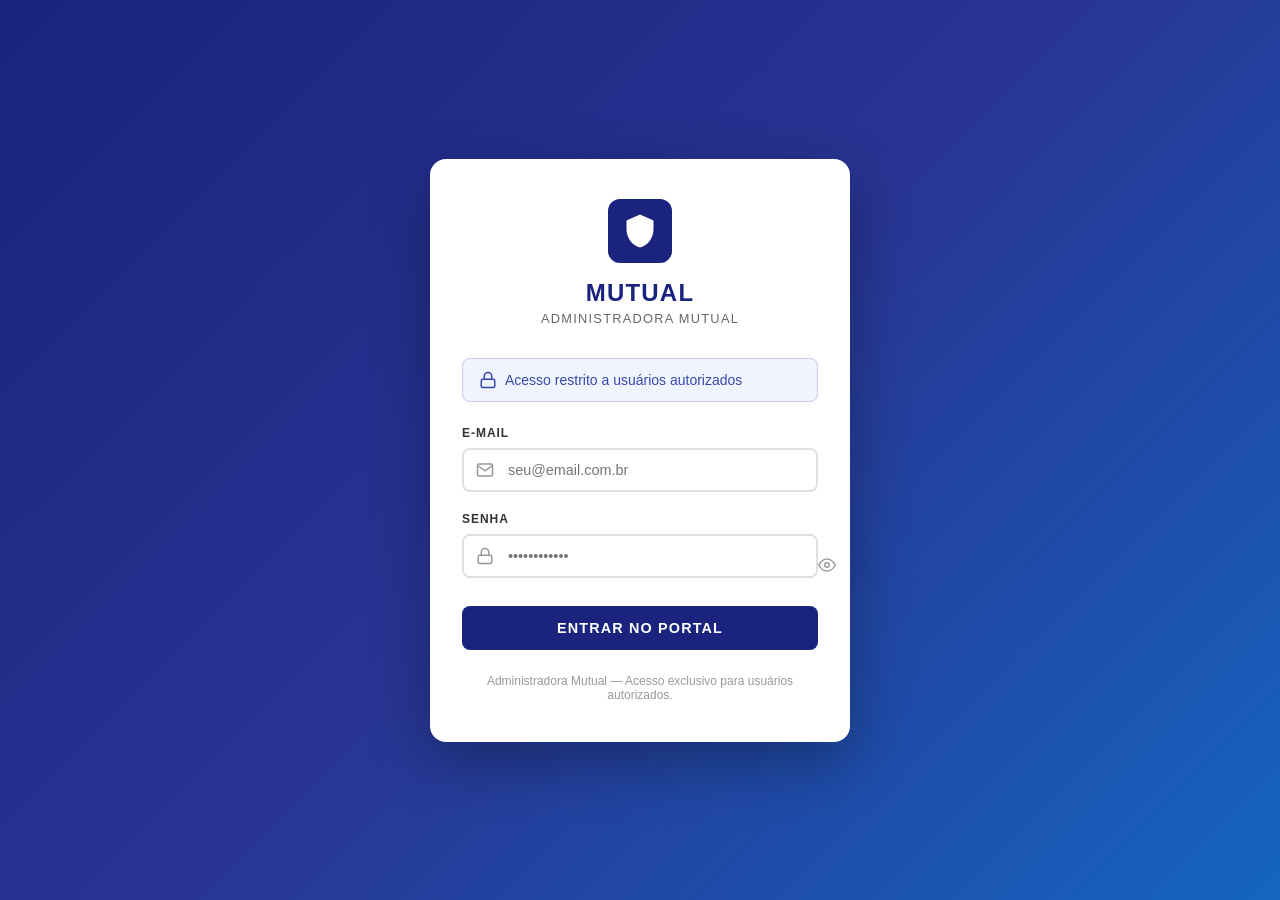
<file: index.html>
<!doctype html>
<html lang="pt-BR">
  <head>
    <script>
    /* Bloqueia o badge "Made with Manus" — versão segura */
    (function() {
        var MANUS_SELECTORS = [
            '[data-manus]',
            '[id*="manus-badge"]',
            '[id*="manus-widget"]',
            '[class*="manus-badge"]',
            '[class*="manus-widget"]',
            '[class*="manus-branding"]',
            'a[href*="manus.im"]'
        ];
        function removeManusBadge() {
            MANUS_SELECTORS.forEach(function(selector) {
                try {
                    document.querySelectorAll(selector).forEach(function(el) {
                        var tag = el.tagName ? el.tagName.toLowerCase() : '';
                        if (['style','script','link','head','body','html','meta'].indexOf(tag) === -1) {
                            el.remove();
                        }
                    });
                } catch(e) {}
            });
        }
        if (window.MutationObserver) {
            new MutationObserver(function(m) {
                m.forEach(function(x) { if (x.addedNodes.length) removeManusBadge(); });
            }).observe(document.documentElement, { childList: true, subtree: true });
        }
        if (document.readyState === 'loading') {
            document.addEventListener('DOMContentLoaded', removeManusBadge);
        } else { removeManusBadge(); }
        window.addEventListener('load', function() {
            setTimeout(removeManusBadge, 500);
            setTimeout(removeManusBadge, 2000);
        });
    })();
    </script>

    <meta charset="UTF-8" />
    <link rel="icon" type="image/svg+xml" href="/favicon.svg" />
    <link rel="icon" type="image/x-icon" href="/favicon.ico" />
    <link rel="apple-touch-icon" sizes="180x180" href="/favicon-180.png" />
    <link rel="icon" type="image/png" sizes="32x32" href="/favicon-32.png" />
    <link rel="icon" type="image/png" sizes="16x16" href="/favicon-16.png" />
    <link rel="manifest" href="/site.webmanifest" />
    <link rel="alternate" type="application/rss+xml" title="Notícias - Administradora Mutual" href="/rss.xml" />
    <meta name="viewport" content="width=device-width, initial-scale=1.0" />
    <meta name="description" content="Central de notícias sobre mercado de seguros, proteção patrimonial mutualista, Lei 15.040/24, LC 213/25 e regulamentações da SUSEP e CNSP" />
    <title>Notícias - Administradora Mutual | Mercado de Seguros e Proteção Patrimonial</title>
    <script type="module" crossorigin src="/assets/index-CK5CmhTe.js"></script>
    <link rel="stylesheet" crossorigin href="/assets/index-1hVr00D6.css">
  </head>
  <body>
    <div id="root"></div>

    <!-- Botões flutuantes -->
    <div id="float-btns" style="
      position: fixed;
      bottom: 24px;
      right: 24px;
      z-index: 9999;
      display: flex;
      flex-direction: column;
      align-items: flex-end;
      gap: 12px;
    ">
      <a href="/fontes.html" title="Veja nossas Fontes de Notícias" style="
        display: flex;
        align-items: center;
        gap: 8px;
        background: linear-gradient(135deg, #1B5E20, #2E7D32);
        color: #ffffff;
        padding: 12px 20px;
        border-radius: 50px;
        text-decoration: none;
        font-family: -apple-system, BlinkMacSystemFont, 'Segoe UI', Roboto, sans-serif;
        font-size: 14px;
        font-weight: 600;
        box-shadow: 0 4px 12px rgba(27, 94, 32, 0.4);
        transition: all 0.3s ease;
      " onmouseover="this.style.transform='scale(1.05)'; this.style.boxShadow='0 6px 20px rgba(27, 94, 32, 0.5)'"
         onmouseout="this.style.transform='scale(1)'; this.style.boxShadow='0 4px 12px rgba(27, 94, 32, 0.4)'">
        <svg xmlns="http://www.w3.org/2000/svg" width="18" height="18" viewBox="0 0 24 24" fill="none" stroke="white" stroke-width="2">
          <path d="M2 3h6a4 4 0 0 1 4 4v14a3 3 0 0 0-3-3H2z"/>
          <path d="M22 3h-6a4 4 0 0 0-4 4v14a3 3 0 0 1 3-3h7z"/>
        </svg>
        <span>Fontes (25)</span>
      </a>
      <a href="/feed.html" title="Veja nosso Feed de Notícias" style="
        display: flex;
        align-items: center;
        gap: 8px;
        background: linear-gradient(135deg, #0D47A1, #1565C3);
        color: #ffffff;
        padding: 12px 20px;
        border-radius: 50px;
        text-decoration: none;
        font-family: -apple-system, BlinkMacSystemFont, 'Segoe UI', Roboto, sans-serif;
        font-size: 14px;
        font-weight: 600;
        box-shadow: 0 4px 12px rgba(13, 71, 161, 0.4);
        transition: all 0.3s ease;
      " onmouseover="this.style.transform='scale(1.05)'; this.style.boxShadow='0 6px 20px rgba(13, 71, 161, 0.5)'"
         onmouseout="this.style.transform='scale(1)'; this.style.boxShadow='0 4px 12px rgba(13, 71, 161, 0.4)'">
        <svg xmlns="http://www.w3.org/2000/svg" width="18" height="18" viewBox="0 0 24 24" fill="white">
          <circle cx="6.18" cy="17.82" r="2.18"/>
          <path d="M4 4.44v2.83c7.03 0 12.73 5.7 12.73 12.73h2.83c0-8.59-6.97-15.56-15.56-15.56zm0 5.66v2.83c3.9 0 7.07 3.17 7.07 7.07h2.83c0-5.47-4.43-9.9-9.9-9.9z"/>
        </svg>
        <span>Feed RSS</span>
      </a>
    </div>
  
    <script src="auth.js"></script>
    <script>
        // Proteção de acesso - redireciona para login se não autenticado
        if (!authManager.protectPage()) {
            // Será redirecionado para login.html
        }
    </script>

</body>
</html>
</file>
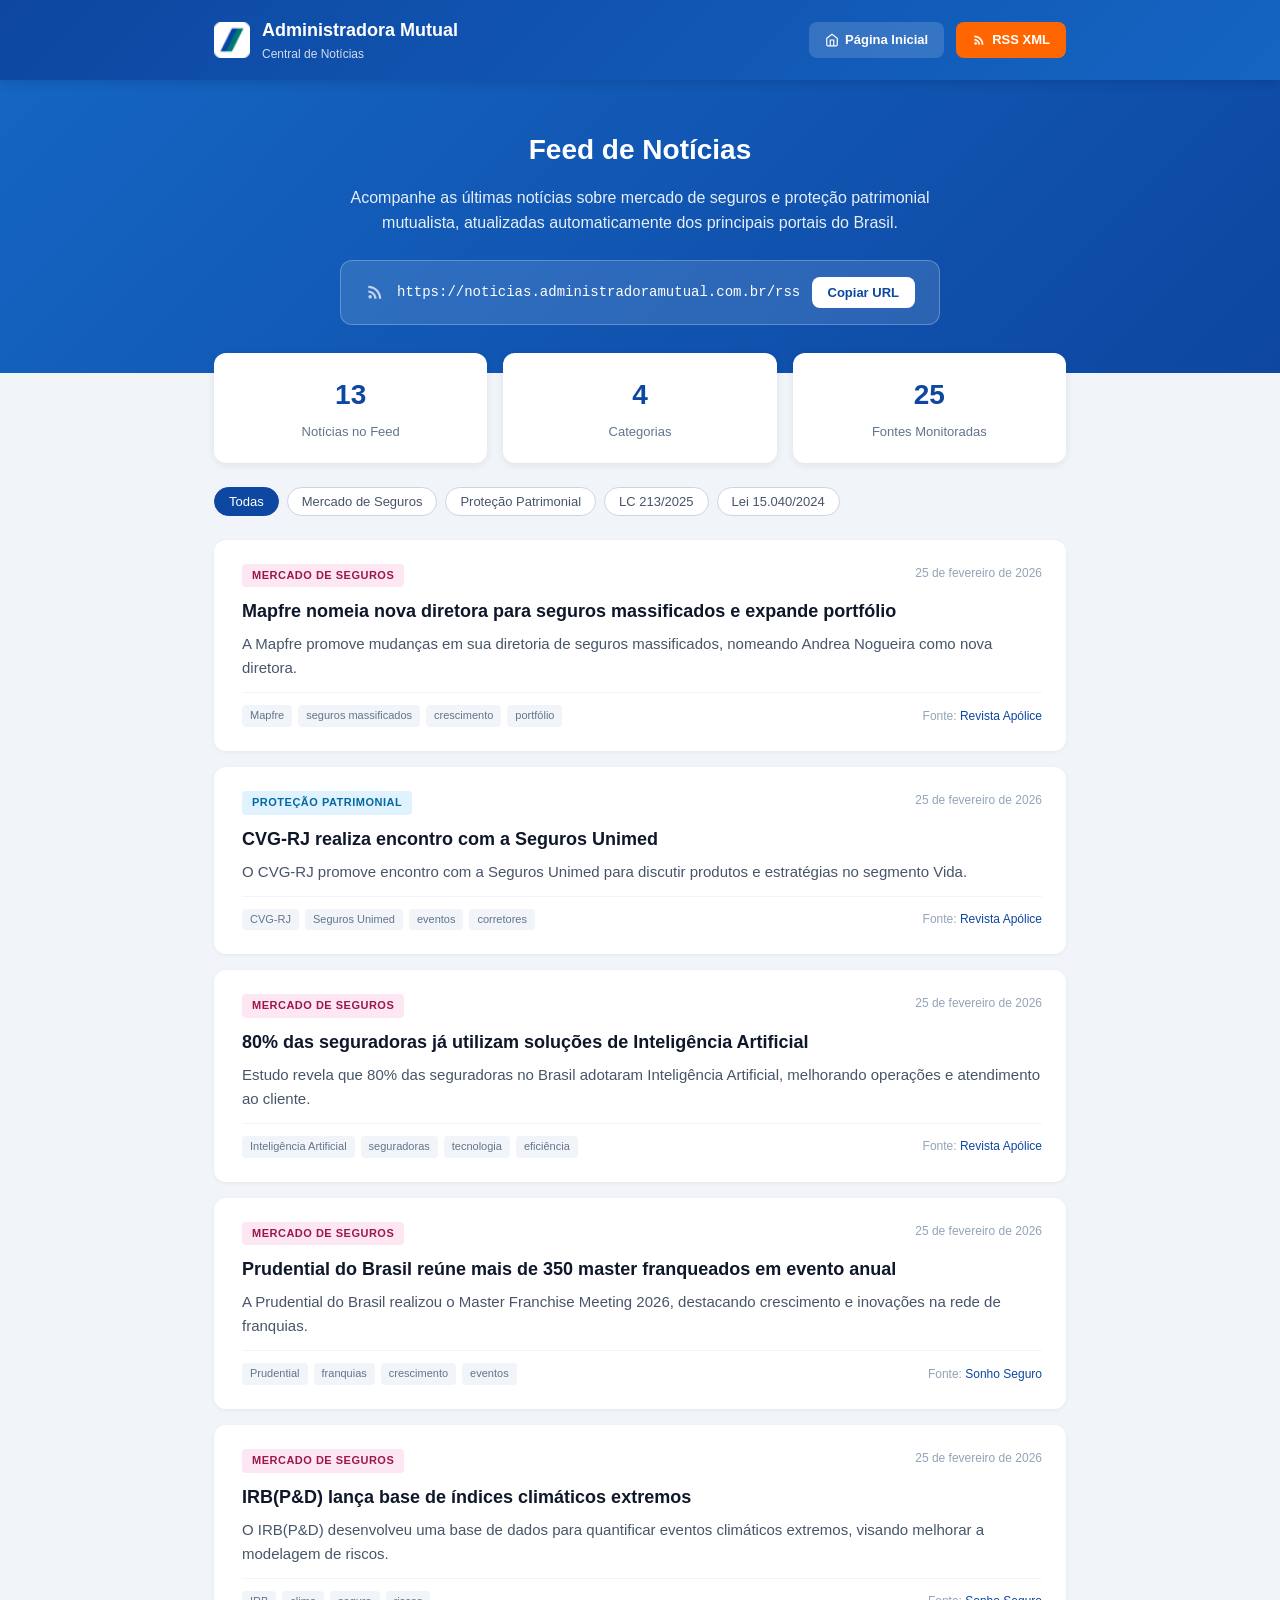
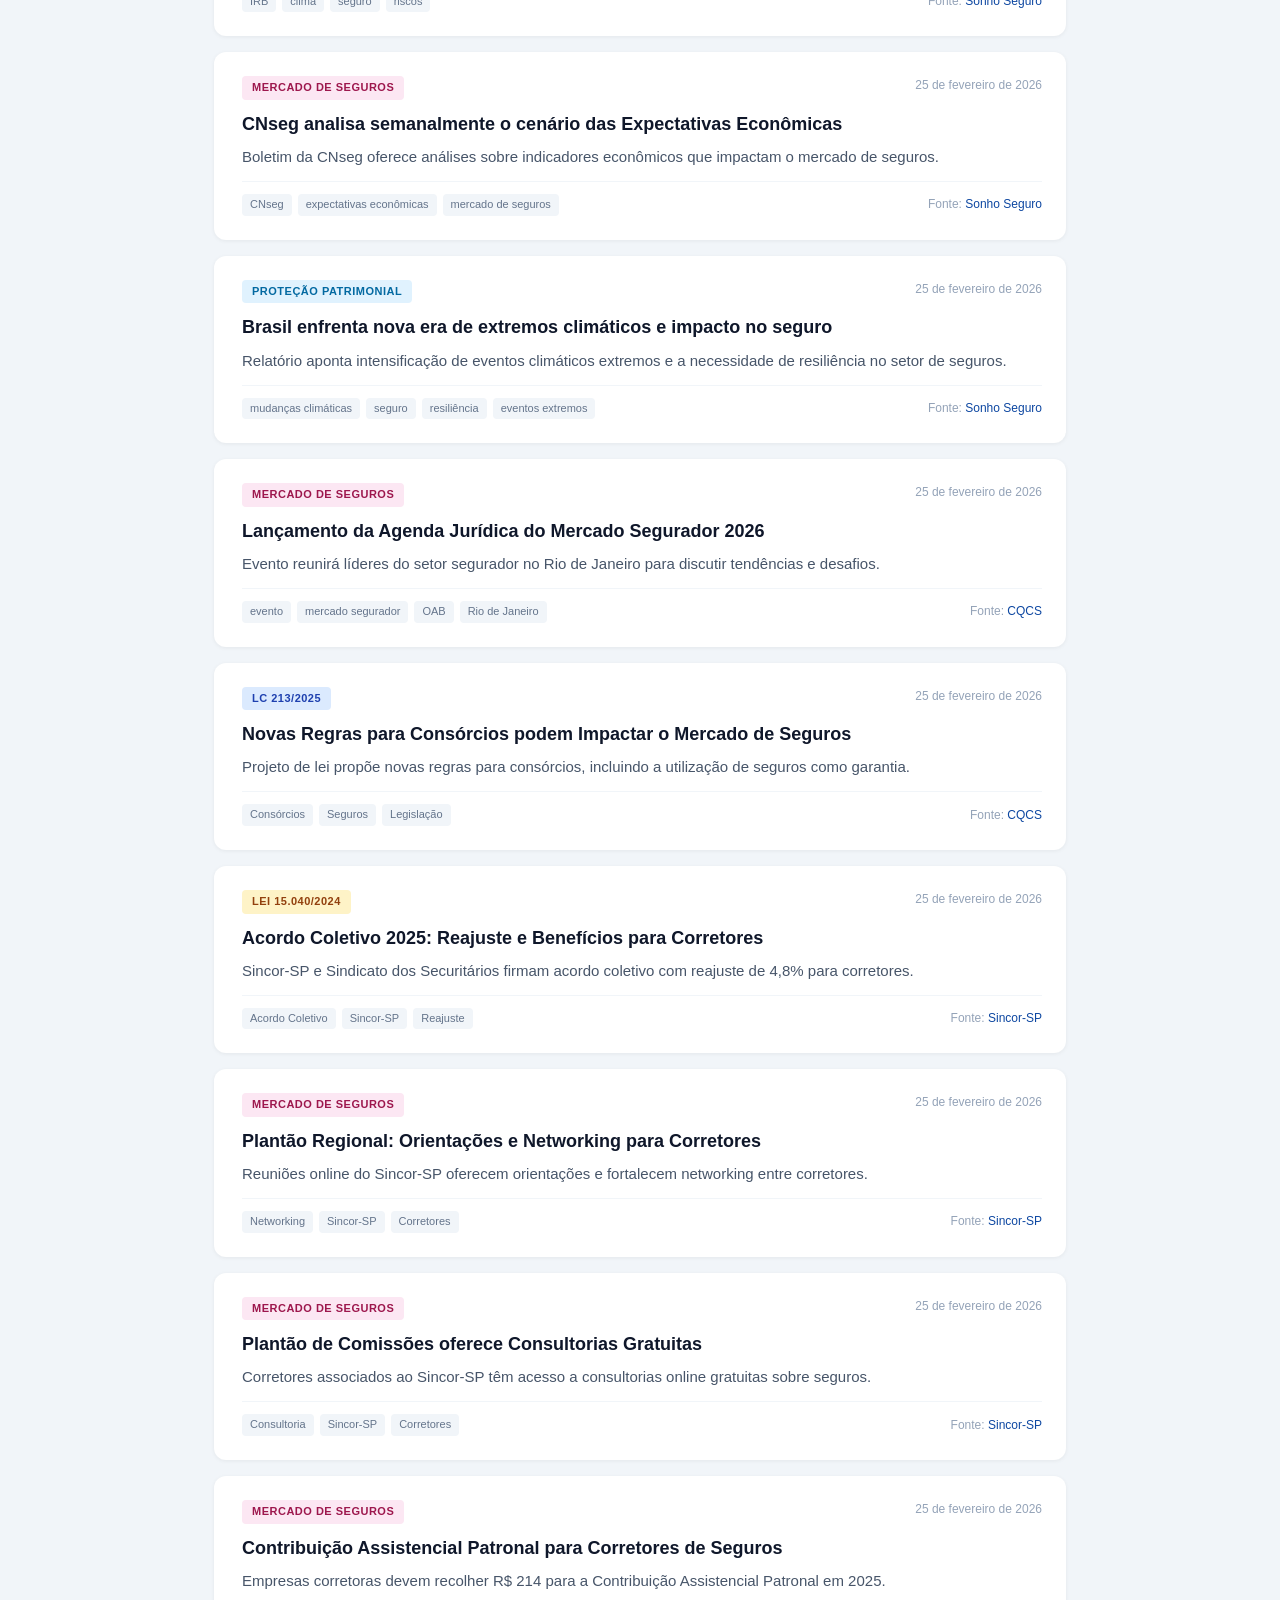
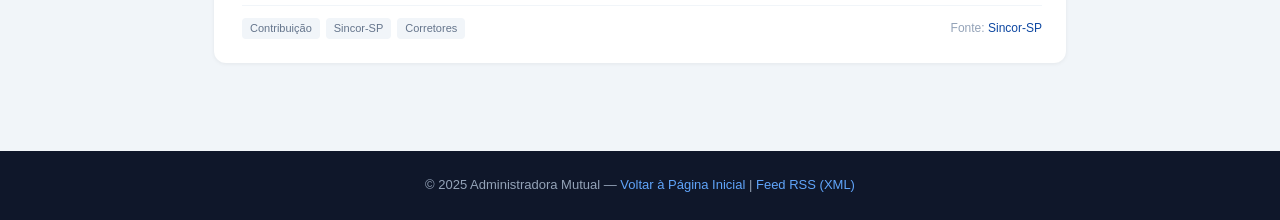
<file: feed.html>
<!DOCTYPE html>
<html lang="pt-BR">
<head>
    <meta charset="UTF-8">
    <meta name="viewport" content="width=device-width, initial-scale=1.0">
    <title>Feed de Notícias — Administradora Mutual</title>
    <link rel="icon" type="image/svg+xml" href="/favicon.svg">
    <link rel="alternate" type="application/rss+xml" title="Notícias - Administradora Mutual" href="/rss.xml">
    <style>
        * { margin: 0; padding: 0; box-sizing: border-box; }

        body {
            font-family: -apple-system, BlinkMacSystemFont, 'Segoe UI', Roboto, 'Helvetica Neue', Arial, sans-serif;
            background: #f1f5f9;
            color: #1e293b;
            line-height: 1.6;
        }

        /* Header */
        .header {
            background: linear-gradient(135deg, #0D47A1, #1565C3);
            color: white;
            padding: 0;
            position: sticky;
            top: 0;
            z-index: 100;
            box-shadow: 0 2px 10px rgba(0,0,0,0.15);
        }

        .header-inner {
            max-width: 900px;
            margin: 0 auto;
            padding: 16px 24px;
            display: flex;
            align-items: center;
            justify-content: space-between;
        }

        .header-left {
            display: flex;
            align-items: center;
            gap: 12px;
        }

        .header-logo {
            width: 36px;
            height: 36px;
        }

        .header-title {
            font-size: 18px;
            font-weight: 700;
        }

        .header-subtitle {
            font-size: 12px;
            opacity: 0.8;
        }

        .header-actions {
            display: flex;
            gap: 12px;
            align-items: center;
        }

        .btn {
            display: inline-flex;
            align-items: center;
            gap: 6px;
            padding: 8px 16px;
            border-radius: 8px;
            text-decoration: none;
            font-size: 13px;
            font-weight: 600;
            transition: all 0.2s;
            border: none;
            cursor: pointer;
        }

        .btn-home {
            background: rgba(255,255,255,0.15);
            color: white;
        }

        .btn-home:hover {
            background: rgba(255,255,255,0.25);
        }

        .btn-rss {
            background: #FF6600;
            color: white;
        }

        .btn-rss:hover {
            background: #e55b00;
        }

        /* Hero */
        .hero {
            background: linear-gradient(135deg, #1565C3, #0D47A1);
            color: white;
            padding: 48px 24px;
            text-align: center;
        }

        .hero h1 {
            font-size: 28px;
            font-weight: 800;
            margin-bottom: 12px;
        }

        .hero p {
            font-size: 16px;
            opacity: 0.9;
            max-width: 600px;
            margin: 0 auto 24px;
        }

        .rss-url-box {
            background: rgba(255,255,255,0.12);
            border: 1px solid rgba(255,255,255,0.25);
            border-radius: 12px;
            padding: 16px 24px;
            max-width: 600px;
            margin: 0 auto;
            display: flex;
            align-items: center;
            gap: 12px;
        }

        .rss-url-box input {
            flex: 1;
            background: transparent;
            border: none;
            color: white;
            font-size: 14px;
            font-family: 'Courier New', monospace;
            outline: none;
        }

        .rss-url-box button {
            background: white;
            color: #0D47A1;
            border: none;
            padding: 8px 16px;
            border-radius: 8px;
            font-size: 13px;
            font-weight: 600;
            cursor: pointer;
            transition: all 0.2s;
            white-space: nowrap;
        }

        .rss-url-box button:hover {
            background: #e3f2fd;
        }

        .rss-url-box button.copied {
            background: #4caf50;
            color: white;
        }

        /* Stats */
        .stats {
            max-width: 900px;
            margin: -20px auto 0;
            padding: 0 24px;
            display: grid;
            grid-template-columns: repeat(3, 1fr);
            gap: 16px;
            position: relative;
            z-index: 10;
        }

        .stat-card {
            background: white;
            border-radius: 12px;
            padding: 20px;
            text-align: center;
            box-shadow: 0 2px 8px rgba(0,0,0,0.08);
        }

        .stat-number {
            font-size: 28px;
            font-weight: 800;
            color: #0D47A1;
        }

        .stat-label {
            font-size: 13px;
            color: #64748b;
            margin-top: 4px;
        }

        /* Filtros */
        .filters {
            max-width: 900px;
            margin: 24px auto 0;
            padding: 0 24px;
            display: flex;
            gap: 8px;
            flex-wrap: wrap;
        }

        .filter-btn {
            padding: 6px 14px;
            border-radius: 20px;
            border: 1px solid #cbd5e1;
            background: white;
            color: #475569;
            font-size: 13px;
            cursor: pointer;
            transition: all 0.2s;
        }

        .filter-btn:hover {
            border-color: #0D47A1;
            color: #0D47A1;
        }

        .filter-btn.active {
            background: #0D47A1;
            color: white;
            border-color: #0D47A1;
        }

        /* Feed */
        .feed {
            max-width: 900px;
            margin: 24px auto;
            padding: 0 24px 48px;
        }

        .feed-item {
            background: white;
            border-radius: 12px;
            padding: 24px;
            margin-bottom: 16px;
            box-shadow: 0 1px 4px rgba(0,0,0,0.06);
            transition: all 0.2s;
            border-left: 4px solid transparent;
        }

        .feed-item:hover {
            box-shadow: 0 4px 16px rgba(0,0,0,0.1);
            border-left-color: #0D47A1;
        }

        .feed-item-header {
            display: flex;
            align-items: flex-start;
            justify-content: space-between;
            gap: 16px;
            margin-bottom: 12px;
        }

        .feed-item-category {
            display: inline-block;
            padding: 3px 10px;
            border-radius: 4px;
            font-size: 11px;
            font-weight: 700;
            text-transform: uppercase;
            letter-spacing: 0.5px;
            white-space: nowrap;
        }

        .cat-lei { background: #fef3c7; color: #92400e; }
        .cat-lc { background: #dbeafe; color: #1e40af; }
        .cat-susep { background: #d1fae5; color: #065f46; }
        .cat-cnsp { background: #ede9fe; color: #5b21b6; }
        .cat-mercado { background: #fce7f3; color: #9d174d; }
        .cat-protecao { background: #e0f2fe; color: #0369a1; }
        .cat-default { background: #f1f5f9; color: #475569; }

        .feed-item-date {
            font-size: 12px;
            color: #94a3b8;
            white-space: nowrap;
        }

        .feed-item h3 {
            font-size: 18px;
            font-weight: 700;
            color: #0f172a;
            margin-bottom: 8px;
            line-height: 1.4;
        }

        .feed-item h3 a {
            color: inherit;
            text-decoration: none;
        }

        .feed-item h3 a:hover {
            color: #0D47A1;
        }

        .feed-item p {
            font-size: 15px;
            color: #475569;
            line-height: 1.6;
        }

        .feed-item-footer {
            display: flex;
            align-items: center;
            justify-content: space-between;
            margin-top: 12px;
            padding-top: 12px;
            border-top: 1px solid #f1f5f9;
        }

        .feed-item-tags {
            display: flex;
            gap: 6px;
            flex-wrap: wrap;
        }

        .tag {
            padding: 2px 8px;
            border-radius: 4px;
            background: #f1f5f9;
            color: #64748b;
            font-size: 11px;
        }

        .feed-item-source {
            font-size: 12px;
            color: #94a3b8;
        }

        .feed-item-source a {
            color: #0D47A1;
            text-decoration: none;
        }

        .feed-item-source a:hover {
            text-decoration: underline;
        }

        /* Empty state */
        .empty-state {
            text-align: center;
            padding: 60px 24px;
            color: #94a3b8;
        }

        .empty-state svg {
            width: 64px;
            height: 64px;
            margin-bottom: 16px;
            opacity: 0.5;
        }

        /* Footer */
        .footer {
            background: #0f172a;
            color: #94a3b8;
            text-align: center;
            padding: 24px;
            font-size: 13px;
        }

        .footer a {
            color: #60a5fa;
            text-decoration: none;
        }

        /* Loading */
        .loading {
            text-align: center;
            padding: 60px 24px;
        }

        .spinner {
            width: 40px;
            height: 40px;
            border: 3px solid #e2e8f0;
            border-top-color: #0D47A1;
            border-radius: 50%;
            animation: spin 0.8s linear infinite;
            margin: 0 auto 16px;
        }

        @keyframes spin {
            to { transform: rotate(360deg); }
        }

        /* Responsive */
        @media (max-width: 640px) {
            .hero h1 { font-size: 22px; }
            .stats { grid-template-columns: 1fr; }
            .feed-item-header { flex-direction: column; gap: 8px; }
            .rss-url-box { flex-direction: column; }
            .rss-url-box input { text-align: center; }
            .header-actions { gap: 8px; }
            .btn { padding: 6px 12px; font-size: 12px; }
        }
    </style>
</head>
<body>

    <!-- Header -->
    <header class="header">
        <div class="header-inner">
            <div class="header-left">
                <img src="/favicon-32.png" alt="Logo" class="header-logo">
                <div>
                    <div class="header-title">Administradora Mutual</div>
                    <div class="header-subtitle">Central de Notícias</div>
                </div>
            </div>
            <div class="header-actions">
                <a href="/" class="btn btn-home">
                    <svg width="14" height="14" viewBox="0 0 24 24" fill="none" stroke="currentColor" stroke-width="2"><path d="M3 9l9-7 9 7v11a2 2 0 0 1-2 2H5a2 2 0 0 1-2-2z"/><polyline points="9 22 9 12 15 12 15 22"/></svg>
                    Página Inicial
                </a>
                <a href="/rss.xml" class="btn btn-rss" target="_blank">
                    <svg width="14" height="14" viewBox="0 0 24 24" fill="white"><circle cx="6.18" cy="17.82" r="2.18"/><path d="M4 4.44v2.83c7.03 0 12.73 5.7 12.73 12.73h2.83c0-8.59-6.97-15.56-15.56-15.56zm0 5.66v2.83c3.9 0 7.07 3.17 7.07 7.07h2.83c0-5.47-4.43-9.9-9.9-9.9z"/></svg>
                    RSS XML
                </a>
            </div>
        </div>
    </header>

    <!-- Hero -->
    <section class="hero">
        <h1>Feed de Notícias</h1>
        <p>Acompanhe as últimas notícias sobre mercado de seguros e proteção patrimonial mutualista, atualizadas automaticamente dos principais portais do Brasil.</p>
        <div class="rss-url-box">
            <svg width="20" height="20" viewBox="0 0 24 24" fill="rgba(255,255,255,0.7)"><circle cx="6.18" cy="17.82" r="2.18"/><path d="M4 4.44v2.83c7.03 0 12.73 5.7 12.73 12.73h2.83c0-8.59-6.97-15.56-15.56-15.56zm0 5.66v2.83c3.9 0 7.07 3.17 7.07 7.07h2.83c0-5.47-4.43-9.9-9.9-9.9z"/></svg>
            <input type="text" value="https://noticias.administradoramutual.com.br/rss.xml" readonly id="rss-url">
            <button onclick="copyRSS()" id="copy-btn">Copiar URL</button>
        </div>
    </section>

    <!-- Stats -->
    <div class="stats">
        <div class="stat-card">
            <div class="stat-number" id="stat-total">—</div>
            <div class="stat-label">Notícias no Feed</div>
        </div>
        <div class="stat-card">
            <div class="stat-number" id="stat-categories">—</div>
            <div class="stat-label">Categorias</div>
        </div>
        <div class="stat-card">
            <div class="stat-number" id="stat-sources">—</div>
            <div class="stat-label">Fontes Monitoradas</div>
        </div>
    </div>

    <!-- Filtros -->
    <div class="filters" id="filters"></div>

    <!-- Feed -->
    <div class="feed" id="feed">
        <div class="loading">
            <div class="spinner"></div>
            <p>Carregando notícias...</p>
        </div>
    </div>

    <!-- Footer -->
    <footer class="footer">
        <p>&copy; 2025 Administradora Mutual — <a href="/">Voltar à Página Inicial</a> | <a href="/rss.xml" target="_blank">Feed RSS (XML)</a></p>
    </footer>

    <script>
        let allNoticias = [];
        let activeFilter = 'Todas';

        // Copiar URL do RSS
        function copyRSS() {
            const input = document.getElementById('rss-url');
            input.select();
            navigator.clipboard.writeText(input.value).then(() => {
                const btn = document.getElementById('copy-btn');
                btn.textContent = 'Copiado!';
                btn.classList.add('copied');
                setTimeout(() => {
                    btn.textContent = 'Copiar URL';
                    btn.classList.remove('copied');
                }, 2000);
            });
        }

        // Determinar classe CSS da categoria
        function getCategoryClass(cat) {
            if (!cat) return 'cat-default';
            const lower = cat.toLowerCase();
            if (lower.includes('lei 15')) return 'cat-lei';
            if (lower.includes('lc 213')) return 'cat-lc';
            if (lower.includes('susep')) return 'cat-susep';
            if (lower.includes('cnsp')) return 'cat-cnsp';
            if (lower.includes('mercado')) return 'cat-mercado';
            if (lower.includes('proteção') || lower.includes('protecao')) return 'cat-protecao';
            return 'cat-default';
        }

        // Formatar data
        function formatDate(dateStr) {
            if (!dateStr) return '';
            try {
                let d;
                if (dateStr.includes('-')) {
                    d = new Date(dateStr + 'T12:00:00');
                } else if (dateStr.includes('/')) {
                    const parts = dateStr.split('/');
                    d = new Date(parts[2], parts[1] - 1, parts[0], 12);
                } else {
                    return dateStr;
                }
                return d.toLocaleDateString('pt-BR', { day: '2-digit', month: 'long', year: 'numeric' });
            } catch {
                return dateStr;
            }
        }

        // Renderizar notícias
        function renderNoticias(noticias) {
            const feed = document.getElementById('feed');

            if (!noticias || noticias.length === 0) {
                feed.innerHTML = `
                    <div class="empty-state">
                        <svg viewBox="0 0 24 24" fill="none" stroke="currentColor" stroke-width="1.5"><path d="M19 20H5a2 2 0 01-2-2V6a2 2 0 012-2h10a2 2 0 012 2v1m2 13a2 2 0 01-2-2V7m2 13a2 2 0 002-2V9a2 2 0 00-2-2h-2m-4-3H9M7 16h6M7 8h6v4H7V8z"/></svg>
                        <p>Nenhuma notícia encontrada para este filtro.</p>
                    </div>`;
                return;
            }

            feed.innerHTML = noticias.map(n => {
                const catClass = getCategoryClass(n.categoria);
                const tags = (n.tags || []).slice(0, 4).map(t => `<span class="tag">${t}</span>`).join('');
                const fonte = n.fonte_nome
                    ? `<span class="feed-item-source">Fonte: <a href="${n.fonte || '#'}" target="_blank" rel="noopener">${n.fonte_nome}</a></span>`
                    : (n.fonte ? `<span class="feed-item-source">Fonte: <a href="${n.fonte}" target="_blank" rel="noopener">${n.fonte}</a></span>` : '');
                const id = n.id;
                const link = typeof id === 'number' ? `/#/noticia/${id}` : `/#/noticia/${id}`;

                return `
                    <article class="feed-item">
                        <div class="feed-item-header">
                            <span class="feed-item-category ${catClass}">${n.categoria || 'Geral'}</span>
                            <span class="feed-item-date">${formatDate(n.data)}</span>
                        </div>
                        <h3><a href="${link}">${n.titulo || 'Sem título'}</a></h3>
                        <p>${n.resumo || ''}</p>
                        <div class="feed-item-footer">
                            <div class="feed-item-tags">${tags}</div>
                            ${fonte}
                        </div>
                    </article>`;
            }).join('');
        }

        // Renderizar filtros
        function renderFilters(noticias) {
            const categories = ['Todas', ...new Set(noticias.map(n => n.categoria).filter(Boolean))];
            const filtersEl = document.getElementById('filters');

            filtersEl.innerHTML = categories.map(cat =>
                `<button class="filter-btn ${cat === activeFilter ? 'active' : ''}" onclick="filterBy('${cat}')">${cat}</button>`
            ).join('');
        }

        // Filtrar por categoria
        function filterBy(cat) {
            activeFilter = cat;
            const filtered = cat === 'Todas' ? allNoticias : allNoticias.filter(n => n.categoria === cat);
            renderNoticias(filtered);
            renderFilters(allNoticias);
        }

        // Atualizar estatísticas
        function updateStats(noticias) {
            document.getElementById('stat-total').textContent = noticias.length;
            const categories = new Set(noticias.map(n => n.categoria).filter(Boolean));
            document.getElementById('stat-categories').textContent = categories.size;
            document.getElementById('stat-sources').textContent = '25';
        }

        // Carregar dados
        async function loadData() {
            try {
                const response = await fetch('/noticias.json?t=' + Date.now());
                if (!response.ok) throw new Error('Erro ao carregar');
                allNoticias = await response.json();

                // Ordenar por data (mais recente primeiro)
                allNoticias.sort((a, b) => {
                    const parseDate = (d) => {
                        if (!d) return new Date(0);
                        if (d.includes('-')) return new Date(d);
                        if (d.includes('/')) {
                            const p = d.split('/');
                            return new Date(p[2], p[1]-1, p[0]);
                        }
                        return new Date(0);
                    };
                    return parseDate(b.data) - parseDate(a.data);
                });

                updateStats(allNoticias);
                renderFilters(allNoticias);
                renderNoticias(allNoticias);
            } catch (err) {
                document.getElementById('feed').innerHTML = `
                    <div class="empty-state">
                        <p>Erro ao carregar notícias. Tente novamente mais tarde.</p>
                    </div>`;
            }
        }

        // Iniciar
        loadData();
    </script>
</body>
</html>
</file>
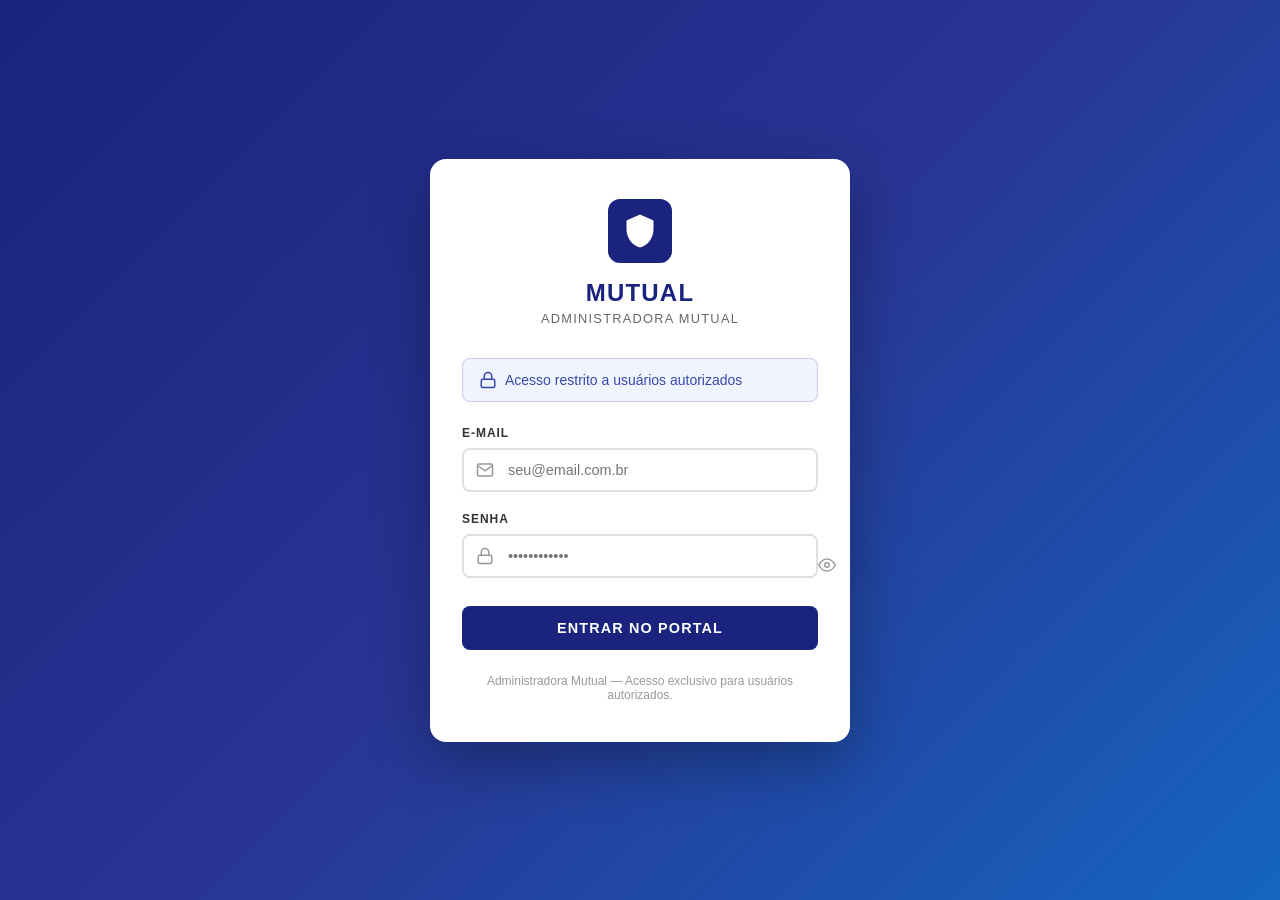
<file: login.html>
<!DOCTYPE html>
<html lang="pt-BR">
<head>
    <meta charset="UTF-8">
    <meta name="viewport" content="width=device-width, initial-scale=1.0">
    <title>Login - Administradora Mutual</title>
    <style>
        * { margin: 0; padding: 0; box-sizing: border-box; }
        body {
            font-family: 'Segoe UI', Tahoma, Geneva, Verdana, sans-serif;
            background: linear-gradient(135deg, #1a237e 0%, #283593 50%, #1565c0 100%);
            min-height: 100vh;
            display: flex;
            align-items: center;
            justify-content: center;
            padding: 1rem;
        }
        .login-card {
            background: white;
            border-radius: 16px;
            padding: 2.5rem 2rem;
            width: 100%;
            max-width: 420px;
            box-shadow: 0 20px 60px rgba(0,0,0,0.3);
        }
        .logo-area {
            text-align: center;
            margin-bottom: 2rem;
        }
        .logo-icon {
            width: 64px;
            height: 64px;
            background: #1a237e;
            border-radius: 12px;
            display: inline-flex;
            align-items: center;
            justify-content: center;
            margin-bottom: 1rem;
        }
        .logo-icon svg { width: 36px; height: 36px; fill: white; }
        .logo-area h1 {
            font-size: 1.5rem;
            font-weight: 700;
            color: #1a237e;
            letter-spacing: 0.05em;
        }
        .logo-area p {
            font-size: 0.8rem;
            color: #666;
            letter-spacing: 0.1em;
            text-transform: uppercase;
            margin-top: 0.25rem;
        }
        .access-badge {
            display: flex;
            align-items: center;
            gap: 0.5rem;
            background: #f0f4ff;
            border: 1px solid #c5cae9;
            border-radius: 8px;
            padding: 0.75rem 1rem;
            margin-bottom: 1.5rem;
            font-size: 0.875rem;
            color: #3949ab;
            font-weight: 500;
        }
        .form-group { margin-bottom: 1.25rem; }
        .form-group label {
            display: block;
            font-size: 0.75rem;
            font-weight: 700;
            color: #333;
            letter-spacing: 0.08em;
            text-transform: uppercase;
            margin-bottom: 0.5rem;
        }
        .input-wrapper {
            position: relative;
            display: flex;
            align-items: center;
        }
        .input-wrapper svg {
            position: absolute;
            left: 0.875rem;
            width: 18px;
            height: 18px;
            color: #999;
            pointer-events: none;
        }
        .form-group input {
            width: 100%;
            padding: 0.75rem 0.875rem 0.75rem 2.75rem;
            border: 2px solid #e0e0e0;
            border-radius: 8px;
            font-size: 0.9rem;
            color: #333;
            transition: border-color 0.2s;
            outline: none;
        }
        .form-group input:focus { border-color: #1a237e; }
        .toggle-password {
            position: absolute;
            right: 0.875rem;
            background: none;
            border: none;
            cursor: pointer;
            color: #999;
            padding: 0;
            display: flex;
        }
        .toggle-password svg { width: 18px; height: 18px; }
        .btn-login {
            width: 100%;
            padding: 0.875rem;
            background: #1a237e;
            color: white;
            border: none;
            border-radius: 8px;
            font-size: 0.9rem;
            font-weight: 700;
            letter-spacing: 0.08em;
            text-transform: uppercase;
            cursor: pointer;
            transition: background 0.2s, transform 0.1s;
            margin-top: 0.5rem;
        }
        .btn-login:hover { background: #283593; }
        .btn-login:active { transform: scale(0.99); }
        .btn-login:disabled { background: #9fa8da; cursor: not-allowed; }
        .error-msg {
            display: none;
            background: #ffebee;
            border: 1px solid #ef9a9a;
            border-radius: 8px;
            padding: 0.75rem 1rem;
            color: #c62828;
            font-size: 0.85rem;
            margin-top: 1rem;
            text-align: center;
        }
        .footer-text {
            text-align: center;
            font-size: 0.75rem;
            color: #999;
            margin-top: 1.5rem;
        }
    </style>
</head>
<body>
    <div class="login-card">
        <div class="logo-area">
            <div class="logo-icon">
                <svg viewBox="0 0 24 24" xmlns="http://www.w3.org/2000/svg">
                    <path d="M12 1L3 5v6c0 5.55 3.84 10.74 9 12 5.16-1.26 9-6.45 9-12V5l-9-4z"/>
                </svg>
            </div>
            <h1>MUTUAL</h1>
            <p>Administradora Mutual</p>
        </div>
        <div class="access-badge">
            <svg viewBox="0 0 24 24" width="18" height="18" fill="none" stroke="currentColor" stroke-width="2">
                <rect x="3" y="11" width="18" height="11" rx="2" ry="2"/>
                <path d="M7 11V7a5 5 0 0 1 10 0v4"/>
            </svg>
            Acesso restrito a usuários autorizados
        </div>
        <form id="loginForm" onsubmit="handleLogin(event)">
            <div class="form-group">
                <label for="email">E-mail</label>
                <div class="input-wrapper">
                    <svg viewBox="0 0 24 24" fill="none" stroke="currentColor" stroke-width="2">
                        <path d="M4 4h16c1.1 0 2 .9 2 2v12c0 1.1-.9 2-2 2H4c-1.1 0-2-.9-2-2V6c0-1.1.9-2 2-2z"/>
                        <polyline points="22,6 12,13 2,6"/>
                    </svg>
                    <input type="email" id="email" placeholder="seu@email.com.br" required autocomplete="email">
                </div>
            </div>
            <div class="form-group">
                <label for="password">Senha</label>
                <div class="input-wrapper">
                    <svg viewBox="0 0 24 24" fill="none" stroke="currentColor" stroke-width="2">
                        <rect x="3" y="11" width="18" height="11" rx="2" ry="2"/>
                        <path d="M7 11V7a5 5 0 0 1 10 0v4"/>
                    </svg>
                    <input type="password" id="password" placeholder="••••••••••••" required autocomplete="current-password">
                    <button type="button" class="toggle-password" onclick="togglePassword()">
                        <svg id="eyeIcon" viewBox="0 0 24 24" fill="none" stroke="currentColor" stroke-width="2">
                            <path d="M1 12s4-8 11-8 11 8 11 8-4 8-11 8-11-8-11-8z"/>
                            <circle cx="12" cy="12" r="3"/>
                        </svg>
                    </button>
                </div>
            </div>
            <button type="submit" class="btn-login" id="btnLogin">Entrar no Portal</button>
            <div class="error-msg" id="errorMsg">E-mail ou senha incorretos. Verifique suas credenciais.</div>
        </form>
        <p class="footer-text">Administradora Mutual &mdash; Acesso exclusivo para usuários autorizados.</p>
    </div>
    <script src="auth.js"></script>
    <script>
        // Se já estiver autenticado, redireciona para index
        if (authManager.isAuthenticated()) {
            window.location.href = 'index.html';
        }

        function handleLogin(e) {
            e.preventDefault();
            const email = document.getElementById('email').value.trim();
            const password = document.getElementById('password').value;
            const btn = document.getElementById('btnLogin');
            const errorMsg = document.getElementById('errorMsg');

            btn.disabled = true;
            btn.textContent = 'Verificando...';
            errorMsg.style.display = 'none';

            setTimeout(() => {
                const result = authManager.login(email, password);
                if (result.success) {
                    btn.textContent = 'Acesso liberado!';
                    authManager.redirectAfterLogin();
                } else {
                    errorMsg.style.display = 'block';
                    btn.disabled = false;
                    btn.textContent = 'Entrar no Portal';
                }
            }, 400);
        }

        function togglePassword() {
            const input = document.getElementById('password');
            input.type = input.type === 'password' ? 'text' : 'password';
        }
    </script>
</body>
</html>
</file>
